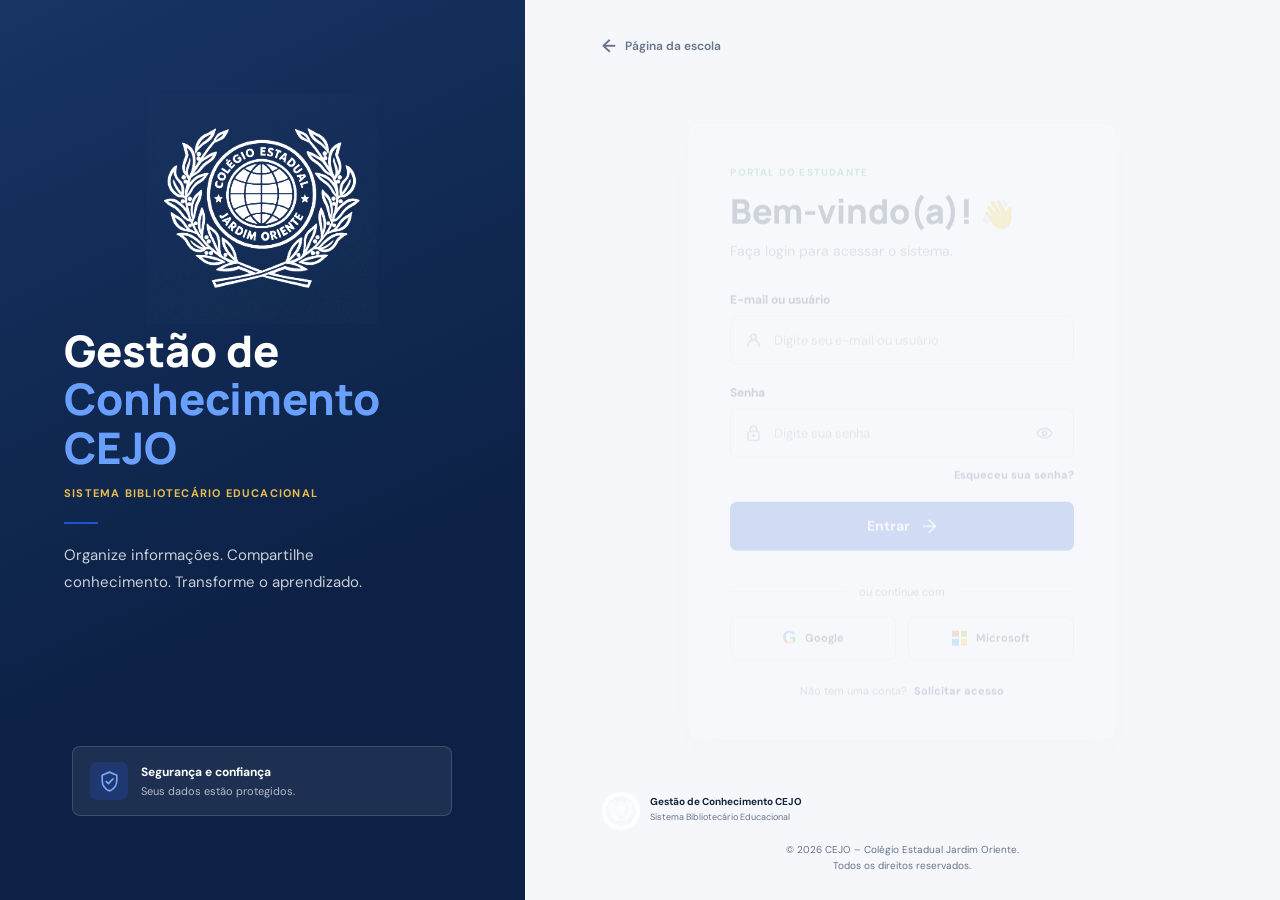
<file: Sistema-Biblioteca-CEJO/frontend/index.html>
<!DOCTYPE html>
<html lang="pt-BR">

<head>
    <meta charset="UTF-8" />
    <meta name="viewport" content="width=device-width, initial-scale=1.0" />
    <meta http-equiv="refresh" content="0; url=pages/login.html" />
    <meta name="theme-color" content="#f5f4ee" />
    <meta name="description" content="Conheça a Escola CEJO e acesse o portal da biblioteca." />
    <title>Entrar | Sistema Bibliotecário Educacional CEJO</title>
    <link rel="preconnect" href="https://fonts.googleapis.com" />
    <link rel="preconnect" href="https://fonts.gstatic.com" crossorigin />
    <link href="https://fonts.googleapis.com/css2?family=DM+Sans:wght@400;500;600;700&family=Lora:wght@500;600;700&display=swap" rel="stylesheet" />
    <link rel="stylesheet" href="css/style.css" />
</head>

<body>
    <header class="site-header">
        <a class="brand" href="index.html" aria-label="CEJO, inicio">
            <img src="./assets/brasao-branco.png" alt="Brasão da escola" />
            <span><strong>CEJO</strong><small>Escola</small></span>
        </a>

        <nav class="site-nav" aria-label="Navegacao principal">
            <a href="#escola">A escola</a>
            <a href="#cotidiano">Nosso cotidiano</a>
            <a href="#biblioteca">Biblioteca</a>
            <a href="pages/equipe.html">Equipe</a>
        </nav>

        <a class="header-cta" href="pages/login.html">Acessar portal <span aria-hidden="true">↗</span></a>
    </header>

    <main>
        <section class="hero" aria-labelledby="hero-title">
            <img class="hero-image" src="./assets/brasao-branco.png" alt="Brasão da escola" />
            <div class="hero-shade" aria-hidden="true"></div>
            <div class="hero-content">
                <p class="eyebrow">Escola CEJO <span></span> Aprender juntos</p>
                <h1 id="hero-title">Um lugar para<br />crescer e descobrir.</h1>
                <p class="hero-copy">Conhecimento, convívio e novas possibilidades fazem parte de cada jornada.</p>
                <a class="hero-link" href="#escola">Conheça a escola <span aria-hidden="true">↓</span></a>
            </div>
            <p class="hero-caption">Educação que aproxima pessoas e abre caminhos.</p>
        </section>

        <section class="school-section section-wrap" id="escola" aria-labelledby="school-title">
            <div class="section-label"><span>01</span> A escola</div>
            <div class="school-copy">
                <h2 id="school-title">Aprender vai muito além da sala de aula.</h2>
                <p>A CEJO é um espaço de encontro, curiosidade e desenvolvimento. Aqui, cada pessoa pode construir conhecimento, compartilhar ideias e descobrir novos caminhos.</p>
            </div>
            <p class="school-note">Uma comunidade escolar se fortalece quando cada voz tem espaço para participar.</p>
        </section>

        <section class="daily-section" id="cotidiano" aria-labelledby="daily-title">
            <div class="section-wrap">
                <div class="daily-heading">
                    <div class="section-label"><span>02</span> O que nos move</div>
                    <h2 id="daily-title">Pequenas descobertas.<br />Grandes possibilidades.</h2>
                </div>
                <div class="pillars">
                    <article class="pillar">
                        <span class="pillar-number">01</span>
                        <h3>Aprendizagem</h3>
                        <p>Perguntar, experimentar e aprender fazem parte de uma mesma jornada.</p>
                    </article>
                    <article class="pillar">
                        <span class="pillar-number">02</span>
                        <h3>Convivência</h3>
                        <p>Respeito e colaboração ajudam a criar um ambiente onde todos podem crescer.</p>
                    </article>
                    <article class="pillar">
                        <span class="pillar-number">03</span>
                        <h3>Leitura</h3>
                        <p>Um livro pode ser o começo de uma pergunta, uma ideia ou uma nova viagem.</p>
                    </article>
                </div>
            </div>
        </section>

        <section class="library-section" id="biblioteca" aria-labelledby="library-title">
            <div class="library-inner">
                <div>
                    <p class="eyebrow">Um mundo de histórias</p>
                    <h2 id="library-title">A próxima descoberta<br />pode estar na biblioteca.</h2>
                </div>
                <a class="library-link" href="pages/login.html">Ir para a biblioteca <span aria-hidden="true">↗</span></a>
            </div>
        </section>
    </main>

    <footer class="site-footer">
        <a class="footer-brand" href="index.html">CEJO <span>Escola</span></a>
        <p>Uma escola, muitas possibilidades.</p>
        <a href="pages/equipe.html">Equipe do projeto</a>
        <a href="pages/login.html">Portal da biblioteca</a>
    </footer>
</body>

</html>
</file>
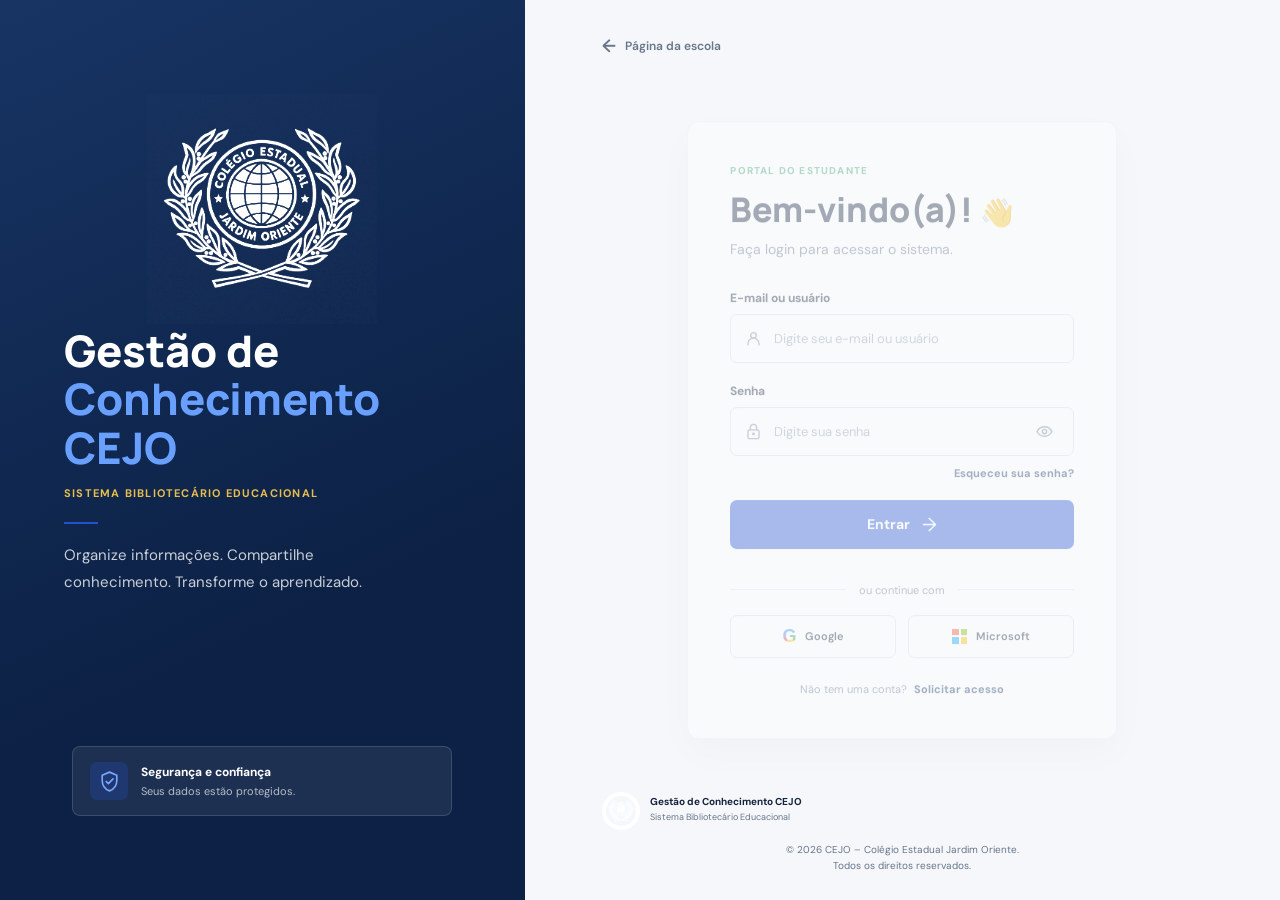
<file: Sistema-Biblioteca-CEJO/frontend/pages/index.html>
<!DOCTYPE html>
<html lang="pt-BR">

<head>
	<meta charset="UTF-8" />
	<meta name="viewport" content="width=device-width, initial-scale=1.0" />
	<meta http-equiv="refresh" content="0; url=login.html" />
	<title>Entrar | Sistema Bibliotecário Educacional CEJO</title>
</head>

<body>
	<p><a href="login.html">Abrir o sistema bibliotecário CEJO</a></p>
</body>

</html>
</file>
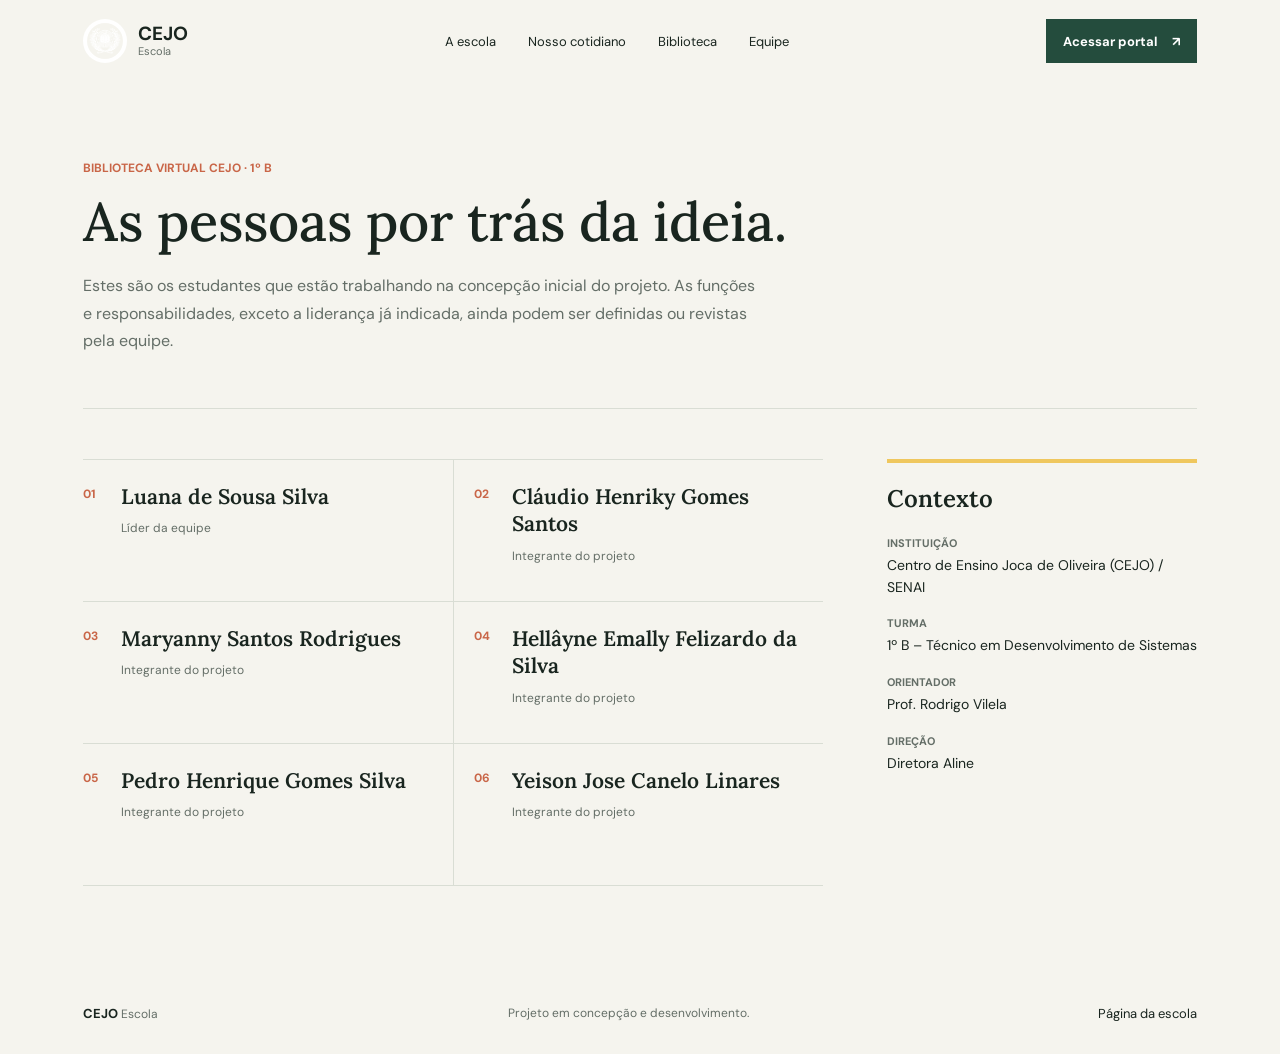
<file: Sistema-Biblioteca-CEJO/frontend/pages/equipe.html>
<!DOCTYPE html>
<html lang="pt-BR">

<head>
    <meta charset="UTF-8" />
    <meta name="viewport" content="width=device-width, initial-scale=1.0" />
    <meta name="theme-color" content="#f5f4ee" />
    <meta name="description" content="Conheca os estudantes que estao desenvolvendo a ideia inicial da Biblioteca Virtual CEJO." />
    <title>Equipe do Projeto | CEJO</title>
    <link rel="preconnect" href="https://fonts.googleapis.com" />
    <link rel="preconnect" href="https://fonts.gstatic.com" crossorigin />
    <link href="https://fonts.googleapis.com/css2?family=DM+Sans:wght@400;500;600;700&family=Lora:wght@500;600;700&display=swap" rel="stylesheet" />
    <link rel="stylesheet" href="../css/style.css" />
</head>

<body>
    <header class="site-header">
        <a class="brand" href="escola.html" aria-label="CEJO, inicio">
            <img src="../assets/brasao-branco.png" alt="Brasão da escola" />
            <span><strong>CEJO</strong><small>Escola</small></span>
        </a>

        <nav class="site-nav" aria-label="Navegacao principal">
            <a href="escola.html#escola">A escola</a>
            <a href="escola.html#cotidiano">Nosso cotidiano</a>
            <a href="escola.html#biblioteca">Biblioteca</a>
            <a href="equipe.html" aria-current="page">Equipe</a>
        </nav>

        <a class="header-cta" href="login.html">Acessar portal <span aria-hidden="true">↗</span></a>
    </header>

    <main>
        <section class="team-intro" aria-labelledby="team-title">
            <p class="team-kicker">Biblioteca Virtual CEJO · 1º B</p>
            <h1 id="team-title">As pessoas por trás da ideia.</h1>
            <p>Estes são os estudantes que estão trabalhando na concepção inicial do projeto. As funções e responsabilidades, exceto a liderança já indicada, ainda podem ser definidas ou revistas pela equipe.</p>
        </section>

        <section class="team-layout" aria-label="Integrantes e contexto do projeto">
            <ol class="team-list">
                <li class="team-member">
                    <span class="team-index">01</span>
                    <div>
                        <h2>Luana de Sousa Silva</h2>
                        <span class="team-role">Líder da equipe</span>
                    </div>
                </li>
                <li class="team-member">
                    <span class="team-index">02</span>
                    <div>
                        <h2>Cláudio Henriky Gomes Santos</h2>
                        <span class="team-role">Integrante do projeto</span>
                    </div>
                </li>
                <li class="team-member">
                    <span class="team-index">03</span>
                    <div>
                        <h2>Maryanny Santos Rodrigues</h2>
                        <span class="team-role">Integrante do projeto</span>
                    </div>
                </li>
                <li class="team-member">
                    <span class="team-index">04</span>
                    <div>
                        <h2>Hellâyne Emally Felizardo da Silva</h2>
                        <span class="team-role">Integrante do projeto</span>
                    </div>
                </li>
                <li class="team-member">
                    <span class="team-index">05</span>
                    <div>
                        <h2>Pedro Henrique Gomes Silva</h2>
                        <span class="team-role">Integrante do projeto</span>
                    </div>
                </li>
                <li class="team-member">
                    <span class="team-index">06</span>
                    <div>
                        <h2>Yeison Jose Canelo Linares</h2>
                        <span class="team-role">Integrante do projeto</span>
                    </div>
                </li>
            </ol>

            <aside class="team-context" aria-labelledby="project-context-title">
                <h2 id="project-context-title">Contexto</h2>
                <dl>
                    <dt>Instituição</dt>
                    <dd>Centro de Ensino Joca de Oliveira (CEJO) / SENAI</dd>
                    <dt>Turma</dt>
                    <dd>1º B – Técnico em Desenvolvimento de Sistemas</dd>
                    <dt>Orientador</dt>
                    <dd>Prof. Rodrigo Vilela</dd>
                    <dt>Direção</dt>
                    <dd>Diretora Aline</dd>
                </dl>
            </aside>
        </section>
    </main>

    <footer class="site-footer">
        <a class="footer-brand" href="escola.html">CEJO <span>Escola</span></a>
        <p>Projeto em concepção e desenvolvimento.</p>
        <a href="escola.html">Página da escola</a>
    </footer>
</body>

</html>
</file>
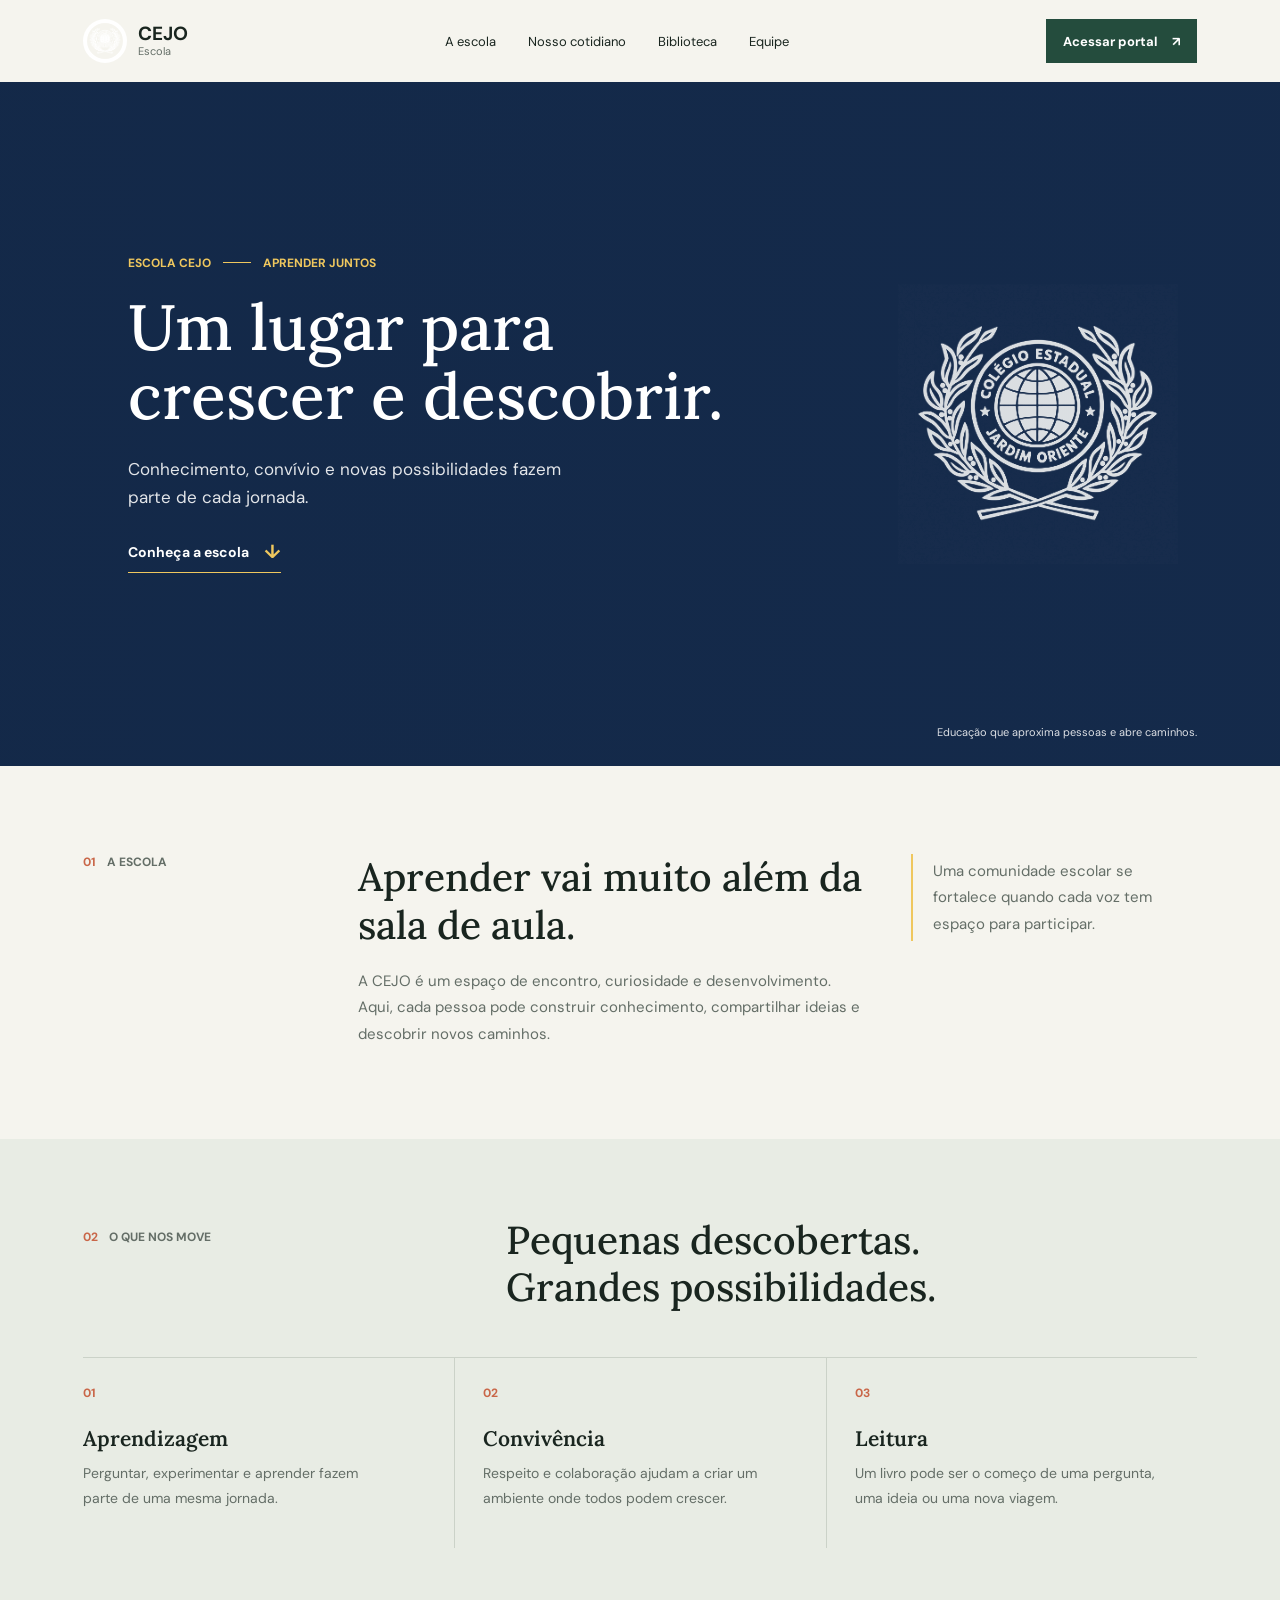
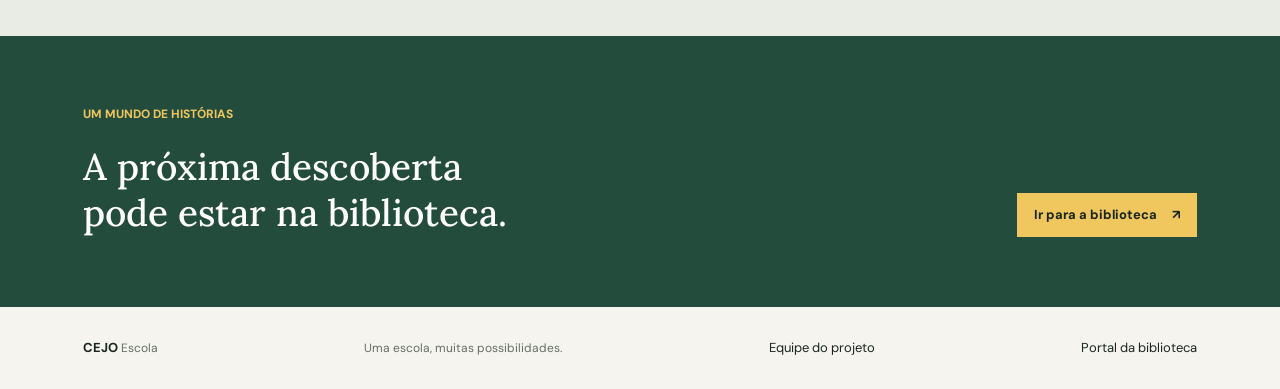
<file: Sistema-Biblioteca-CEJO/frontend/pages/escola.html>
<!DOCTYPE html>
<html lang="pt-BR">

<head>
    <meta charset="UTF-8" />
    <meta name="viewport" content="width=device-width, initial-scale=1.0" />
    <meta name="theme-color" content="#f5f4ee" />
    <meta name="description" content="Conheça a Escola CEJO e acesse o portal da biblioteca." />
    <title>CEJO | Escola e Comunidade</title>
    <link rel="preconnect" href="https://fonts.googleapis.com" />
    <link rel="preconnect" href="https://fonts.gstatic.com" crossorigin />
    <link href="https://fonts.googleapis.com/css2?family=DM+Sans:wght@400;500;600;700&family=Lora:wght@500;600;700&display=swap" rel="stylesheet" />
    <link rel="stylesheet" href="../css/style.css" />
</head>

<body>
    <header class="site-header">
        <a class="brand" href="escola.html" aria-label="CEJO, inicio">
            <img src="../assets/brasao-branco.png" alt="Brasão da escola" />
            <span><strong>CEJO</strong><small>Escola</small></span>
        </a>

        <nav class="site-nav" aria-label="Navegacao principal">
            <a href="#escola">A escola</a>
            <a href="#cotidiano">Nosso cotidiano</a>
            <a href="#biblioteca">Biblioteca</a>
            <a href="equipe.html">Equipe</a>
        </nav>

        <a class="header-cta" href="login.html">Acessar portal <span aria-hidden="true">↗</span></a>
    </header>

    <main>
        <section class="hero" aria-labelledby="hero-title">
            <img class="hero-image" src="../assets/brasao-branco.png" alt="Brasão da escola" />
            <div class="hero-shade" aria-hidden="true"></div>
            <div class="hero-content">
                <p class="eyebrow">Escola CEJO <span></span> Aprender juntos</p>
                <h1 id="hero-title">Um lugar para<br />crescer e descobrir.</h1>
                <p class="hero-copy">Conhecimento, convívio e novas possibilidades fazem parte de cada jornada.</p>
                <a class="hero-link" href="#escola">Conheça a escola <span aria-hidden="true">↓</span></a>
            </div>
            <p class="hero-caption">Educação que aproxima pessoas e abre caminhos.</p>
        </section>

        <section class="school-section section-wrap" id="escola" aria-labelledby="school-title">
            <div class="section-label"><span>01</span> A escola</div>
            <div class="school-copy">
                <h2 id="school-title">Aprender vai muito além da sala de aula.</h2>
                <p>A CEJO é um espaço de encontro, curiosidade e desenvolvimento. Aqui, cada pessoa pode construir conhecimento, compartilhar ideias e descobrir novos caminhos.</p>
            </div>
            <p class="school-note">Uma comunidade escolar se fortalece quando cada voz tem espaço para participar.</p>
        </section>

        <section class="daily-section" id="cotidiano" aria-labelledby="daily-title">
            <div class="section-wrap">
                <div class="daily-heading">
                    <div class="section-label"><span>02</span> O que nos move</div>
                    <h2 id="daily-title">Pequenas descobertas.<br />Grandes possibilidades.</h2>
                </div>
                <div class="pillars">
                    <article class="pillar">
                        <span class="pillar-number">01</span>
                        <h3>Aprendizagem</h3>
                        <p>Perguntar, experimentar e aprender fazem parte de uma mesma jornada.</p>
                    </article>
                    <article class="pillar">
                        <span class="pillar-number">02</span>
                        <h3>Convivência</h3>
                        <p>Respeito e colaboração ajudam a criar um ambiente onde todos podem crescer.</p>
                    </article>
                    <article class="pillar">
                        <span class="pillar-number">03</span>
                        <h3>Leitura</h3>
                        <p>Um livro pode ser o começo de uma pergunta, uma ideia ou uma nova viagem.</p>
                    </article>
                </div>
            </div>
        </section>

        <section class="library-section" id="biblioteca" aria-labelledby="library-title">
            <div class="library-inner">
                <div>
                    <p class="eyebrow">Um mundo de histórias</p>
                    <h2 id="library-title">A próxima descoberta<br />pode estar na biblioteca.</h2>
                </div>
                <a class="library-link" href="login.html">Ir para a biblioteca <span aria-hidden="true">↗</span></a>
            </div>
        </section>
    </main>

    <footer class="site-footer">
        <a class="footer-brand" href="escola.html">CEJO <span>Escola</span></a>
        <p>Uma escola, muitas possibilidades.</p>
        <a href="equipe.html">Equipe do projeto</a>
        <a href="login.html">Portal da biblioteca</a>
    </footer>
</body>

</html>
</file>
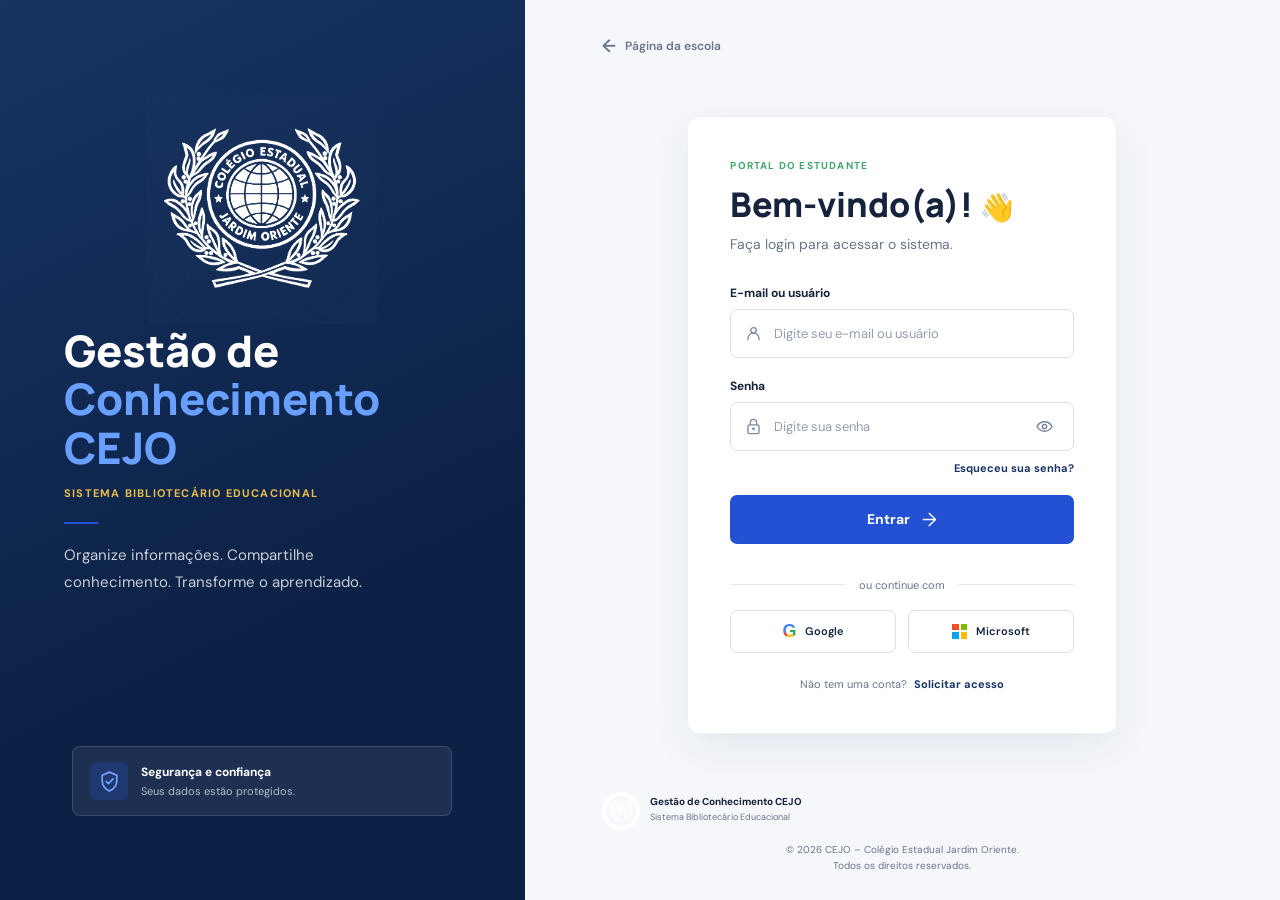
<file: Sistema-Biblioteca-CEJO/frontend/pages/login.html>
<!DOCTYPE html>
<html lang="pt-BR">

<head>
    <meta charset="UTF-8" />
    <meta name="viewport" content="width=device-width, initial-scale=1.0" />
    <meta name="theme-color" content="#0c2145" />
    <meta name="description" content="Acesse o Sistema Bibliotecário Educacional CEJO." />
    <title>Entrar | Sistema Bibliotecário Educacional CEJO</title>
    <link rel="preconnect" href="https://fonts.googleapis.com" />
    <link rel="preconnect" href="https://fonts.gstatic.com" crossorigin />
    <link href="https://fonts.googleapis.com/css2?family=DM+Sans:wght@400;500;600;700&family=Manrope:wght@500;600;700;800&display=swap" rel="stylesheet" />
    <link rel="stylesheet" href="../css/login.css" />
</head>

<body>
    <main class="login-layout">
        <section class="brand-panel" aria-labelledby="brand-title">
            <div class="brand-content">
                <a class="school-mark" href="escola.html" aria-label="Visitar a página da Escola CEJO">
                    <img src="../assets/brasao-branco.png" alt="Brasão da escola" />
                </a>

                <div class="brand-copy">
                    <h1 id="brand-title">Gestão de <span>Conhecimento CEJO</span></h1>
                    <p class="brand-kicker">Sistema Bibliotecário Educacional</p>
                    <p class="brand-description">Organize informações. Compartilhe conhecimento. Transforme o aprendizado.</p>
                </div>
            </div>

            <div class="trust-badge">
                <span class="trust-icon" aria-hidden="true">
                    <svg viewBox="0 0 24 24" fill="none">
                        <path d="M12 3 19 6v5c0 4.4-2.9 8.4-7 10-4.1-1.6-7-5.6-7-10V6l7-3Z" />
                        <path d="m8.8 12 2.1 2.1 4.5-4.6" />
                    </svg>
                </span>
                <span>
                    <strong>Segurança e confiança</strong>
                    <small>Seus dados estão protegidos.</small>
                </span>
            </div>
        </section>

        <section class="form-panel" aria-labelledby="welcome-title">
            <a class="home-link" href="escola.html"><span aria-hidden="true">←</span> Página da escola</a>

            <div class="form-content">
                <header class="form-header">
                    <p class="form-kicker">Portal do estudante</p>
                    <h2 id="welcome-title">Bem-vindo(a)! <span aria-hidden="true">👋</span></h2>
                    <p>Faça login para acessar o sistema.</p>
                </header>

                <form id="loginForm" novalidate>
                    <div class="field-group">
                        <label for="usuario">E-mail ou usuário</label>
                        <div class="input-wrap">
                            <svg class="field-icon" viewBox="0 0 24 24" fill="none" aria-hidden="true">
                                <circle cx="12" cy="8" r="3.5" />
                                <path d="M5 20v-1.4a7 7 0 0 1 14 0V20" />
                            </svg>
                            <input id="usuario" name="usuario" type="text" autocomplete="username" placeholder="Digite seu e-mail ou usuário" aria-describedby="mensagem" />
                        </div>
                    </div>

                    <div class="field-group">
                        <label for="senha">Senha</label>
                        <div class="input-wrap">
                            <svg class="field-icon" viewBox="0 0 24 24" fill="none" aria-hidden="true">
                                <rect x="5" y="10" width="14" height="11" rx="2" />
                                <path d="M8 10V7a4 4 0 1 1 8 0v3" />
                                <circle cx="12" cy="15" r="1" />
                            </svg>
                            <input id="senha" name="senha" type="password" autocomplete="current-password" placeholder="Digite sua senha" aria-describedby="mensagem" />
                            <button class="password-toggle" id="passwordToggle" type="button" aria-label="Mostrar senha" aria-pressed="false">
                                <svg class="eye-open" viewBox="0 0 24 24" fill="none" aria-hidden="true">
                                    <path d="M2.5 12s3.4-6 9.5-6 9.5 6 9.5 6-3.4 6-9.5 6-9.5-6-9.5-6Z" />
                                    <circle cx="12" cy="12" r="2.7" />
                                </svg>
                                <svg class="eye-closed" viewBox="0 0 24 24" fill="none" aria-hidden="true">
                                    <path d="m3 3 18 18M10.6 6.2A9.8 9.8 0 0 1 12 6c6.1 0 9.5 6 9.5 6a16 16 0 0 1-3.1 3.7M6.2 6.3C3.8 8 2.5 12 2.5 12s3.4 6 9.5 6c1 0 1.9-.2 2.7-.5" />
                                    <path d="M9.9 9.9a3 3 0 0 0 4.2 4.2" />
                                </svg>
                            </button>
                        </div>
                    </div>

                    <button class="text-action forgot-link" type="button" data-message="A recuperação de senha ainda não está disponível. Procure a coordenação da escola.">Esqueceu sua senha?</button>
                    <button class="submit-button" type="submit">Entrar <span aria-hidden="true">→</span></button>
                </form>

                <p id="mensagem" class="message" aria-live="polite" role="status"></p>

                <div class="divider" aria-hidden="true"><span>ou continue com</span></div>

                <div class="social-actions" aria-label="Outras formas de acesso">
                    <button class="social-button" type="button" data-message="O acesso com Google ainda não está configurado.">
                        <span class="google-mark" aria-hidden="true">G</span>
                        Google
                    </button>
                    <button class="social-button" type="button" data-message="O acesso com Microsoft ainda não está configurado.">
                        <span class="microsoft-mark" aria-hidden="true"><i></i><i></i><i></i><i></i></span>
                        Microsoft
                    </button>
                </div>

                <p class="access-request">Não tem uma conta? <button class="text-action" type="button" data-message="Para solicitar acesso, entre em contato com a coordenação da escola.">Solicitar acesso</button></p>
            </div>

            <footer class="form-footer">
                <img src="../assets/brasao-branco.png" alt="Brasão da escola" />
                <p><strong>Gestão de Conhecimento CEJO</strong><span>Sistema Bibliotecário Educacional</span></p>
                <small>© 2026 CEJO – Colégio Estadual Jardim Oriente.<br />Todos os direitos reservados.</small>
            </footer>
        </section>
    </main>

    <script src="../js/login.js"></script>
</body>

</html>
</file>
<file: Sistema-Biblioteca-CEJO/frontend/css/style.css>
:root {
  color-scheme: light;
  --paper: #f5f4ee;
  --ink: #19251f;
  --forest: #244c3d;
  --forest-deep: #17372e;
  --gold: #efc75e;
  --coral: #c96648;
  --muted: #646e67;
  --line: #d9ddd4;
  --display: "Lora", Georgia, serif;
  --body: "DM Sans", "Segoe UI", sans-serif;
}

* {
  box-sizing: border-box;
}

html {
  scroll-behavior: smooth;
}

body {
  margin: 0;
  background: var(--paper);
  color: var(--ink);
  font-family: var(--body);
  -webkit-font-smoothing: antialiased;
}

a {
  color: inherit;
}

.site-header {
  min-height: 82px;
  padding: 0 6.5%;
  display: flex;
  align-items: center;
  justify-content: space-between;
  gap: 28px;
  background: var(--paper);
}

.brand,
.brand span {
  display: flex;
}

.brand {
  align-items: center;
  gap: 11px;
  text-decoration: none;
}

.brand img {
  width: 44px;
  height: 44px;
  padding: 4px;
  border-radius: 50%;
  background: var(--forest-deep);
  object-fit: contain;
  filter: grayscale(1) invert(1) brightness(1.35);
  mix-blend-mode: screen;
}

.brand span {
  flex-direction: column;
  gap: 1px;
}

.brand strong {
  font-size: 19px;
  line-height: 1;
}

.brand small {
  color: var(--muted);
  font-size: 11px;
}

.site-nav {
  display: flex;
  align-items: center;
  gap: 32px;
}

.site-nav a,
.site-footer a {
  font-size: 13px;
  text-decoration: none;
}

.site-nav a:hover,
.site-footer a:hover {
  color: var(--coral);
}

.header-cta,
.library-link {
  min-height: 44px;
  padding: 0 17px;
  display: inline-flex;
  align-items: center;
  justify-content: center;
  gap: 15px;
  background: var(--forest);
  color: #fff;
  font-size: 13px;
  font-weight: 700;
  text-decoration: none;
  transition:
    background-color 160ms ease,
    transform 160ms ease;
}

.header-cta:hover,
.library-link:hover {
  background: var(--forest-deep);
  transform: translateY(-2px);
}

.hero {
  min-height: min(720px, 76svh);
  position: relative;
  display: flex;
  align-items: center;
  overflow: hidden;
  isolation: isolate;
  background: #152b4c;
  color: #fff;
}

.hero-image,
.hero-shade {
  position: absolute;
  inset: 0;
  width: 100%;
  height: 100%;
}

.hero-image {
  z-index: -2;
  inset: 50% 8% auto auto;
  width: min(22vw, 280px);
  height: auto;
  aspect-ratio: 1;
  object-fit: contain;
  opacity: 0.94;
  transform: translateY(-50%);
  filter: grayscale(1) invert(1) brightness(1.35)
    drop-shadow(0 18px 35px rgba(0, 0, 0, 0.2));
  mix-blend-mode: screen;
}

.hero-shade {
  z-index: -1;
  background: linear-gradient(
    90deg,
    rgba(12, 31, 57, 0.18),
    rgba(12, 31, 57, 0.08)
  );
}

.hero-content {
  width: min(620px, 59%);
  margin-left: 10%;
  padding: 80px 0 100px;
  animation: arrive 650ms ease-out both;
}

.eyebrow {
  margin: 0 0 22px;
  color: var(--gold);
  font-size: 12px;
  font-weight: 700;
  text-transform: uppercase;
}

.hero .eyebrow {
  display: flex;
  align-items: center;
  gap: 12px;
}

.hero .eyebrow span {
  width: 28px;
  height: 1px;
  background: var(--gold);
}

.hero h1 {
  max-width: 680px;
  margin: 0;
  font-family: var(--display);
  font-size: clamp(48px, 5vw, 68px);
  font-weight: 500;
  line-height: 1.08;
}

.hero-copy {
  max-width: 450px;
  margin: 24px 0 28px;
  color: rgba(255, 255, 255, 0.88);
  font-size: 17px;
  line-height: 1.65;
}

.hero-link {
  display: inline-flex;
  align-items: center;
  gap: 15px;
  padding-bottom: 8px;
  border-bottom: 1px solid var(--gold);
  color: #fff;
  font-size: 14px;
  font-weight: 700;
  text-decoration: none;
}

.hero-link span {
  color: var(--gold);
  font-size: 19px;
}

.hero-caption {
  position: absolute;
  right: 6.5%;
  bottom: 27px;
  margin: 0;
  color: rgba(255, 255, 255, 0.85);
  font-size: 11px;
}

.section-wrap {
  width: min(1120px, 87%);
  margin: 0 auto;
}

.school-section {
  display: grid;
  grid-template-columns: 0.72fr 1.6fr 0.9fr;
  align-items: start;
  gap: 46px;
  padding-top: 88px;
  padding-bottom: 92px;
}

.section-label {
  display: flex;
  align-items: center;
  gap: 11px;
  color: var(--muted);
  font-size: 12px;
  font-weight: 700;
  text-transform: uppercase;
}

.section-label span {
  color: var(--coral);
}

.school-copy h2,
.daily-heading h2,
.library-inner h2 {
  margin: 0;
  font-family: var(--display);
  font-weight: 500;
}

.school-copy h2 {
  max-width: 580px;
  font-size: 39px;
  line-height: 1.22;
}

.school-copy p,
.school-note,
.pillar p {
  color: var(--muted);
  font-size: 15px;
  line-height: 1.75;
}

.school-copy p {
  max-width: 590px;
  margin: 19px 0 0;
}

.school-note {
  margin: 0;
  padding: 4px 0 4px 20px;
  border-left: 2px solid var(--gold);
}

.daily-section {
  padding: 78px 0 88px;
  background: #e8ece4;
}

.daily-heading {
  display: flex;
  align-items: start;
  justify-content: space-between;
  gap: 30px;
  margin-bottom: 45px;
}

.daily-heading .section-label {
  padding-top: 12px;
}

.daily-heading h2 {
  width: 62%;
  font-size: 39px;
  line-height: 1.22;
}

.pillars {
  display: grid;
  grid-template-columns: repeat(3, 1fr);
  border-top: 1px solid #cbd2c8;
}

.pillar {
  min-height: 190px;
  padding: 23px 28px 0 0;
}

.pillar + .pillar {
  padding-left: 28px;
  border-left: 1px solid #cbd2c8;
}

.pillar-number {
  color: var(--coral);
  font-size: 12px;
  font-weight: 700;
}

.pillar h3 {
  margin: 23px 0 9px;
  font-family: var(--display);
  font-size: 21px;
  font-weight: 600;
}

.pillar p {
  max-width: 310px;
  margin: 0;
  font-size: 14px;
}

.library-section {
  padding: 70px 6.5%;
  background: var(--forest);
  color: #fff;
}

.library-inner {
  width: min(1120px, 100%);
  margin: 0 auto;
  display: flex;
  align-items: end;
  justify-content: space-between;
  gap: 35px;
}

.library-inner h2 {
  font-size: 37px;
  line-height: 1.25;
}

.library-link {
  flex-shrink: 0;
  background: var(--gold);
  color: var(--ink);
}

.library-link:hover {
  background: #f6d77f;
}

.site-footer {
  min-height: 82px;
  padding: 20px 6.5%;
  display: flex;
  align-items: center;
  justify-content: space-between;
  gap: 22px;
  background: var(--paper);
}

.footer-brand {
  font-size: 14px;
  font-weight: 700;
  text-decoration: none;
}

.footer-brand span,
.site-footer p {
  color: var(--muted);
  font-size: 12px;
  font-weight: 400;
}

.site-footer p {
  margin: 0;
}

.team-intro {
  width: min(1120px, 87%);
  margin: 0 auto;
  padding: 78px 0 54px;
  border-bottom: 1px solid var(--line);
  animation: arrive 550ms ease-out both;
}

.team-kicker {
  margin: 0 0 16px;
  color: var(--coral);
  font-size: 12px;
  font-weight: 700;
  text-transform: uppercase;
}

.team-intro h1 {
  max-width: 800px;
  margin: 0;
  font-family: var(--display);
  font-size: 54px;
  font-weight: 500;
  line-height: 1.12;
}

.team-intro > p:last-child {
  max-width: 680px;
  margin: 20px 0 0;
  color: var(--muted);
  font-size: 16px;
  line-height: 1.7;
}

.team-layout {
  width: min(1120px, 87%);
  margin: 0 auto;
  padding: 50px 0 86px;
  display: grid;
  grid-template-columns: minmax(0, 1.55fr) minmax(220px, 0.65fr);
  align-items: start;
  gap: 64px;
}

.team-list {
  margin: 0;
  padding: 0;
  display: grid;
  grid-template-columns: repeat(2, minmax(0, 1fr));
  border-top: 1px solid var(--line);
  list-style: none;
}

.team-member {
  min-width: 0;
  min-height: 142px;
  padding: 23px 18px 20px 0;
  display: grid;
  grid-template-columns: 30px minmax(0, 1fr);
  align-content: start;
  gap: 8px;
  border-bottom: 1px solid var(--line);
}

.team-member:nth-child(even) {
  padding-left: 20px;
  border-left: 1px solid var(--line);
}

.team-index {
  padding-top: 3px;
  color: var(--coral);
  font-size: 12px;
  font-weight: 700;
}

.team-member h2 {
  margin: 0;
  font-family: var(--display);
  font-size: 21px;
  font-weight: 600;
  line-height: 1.3;
  overflow-wrap: anywhere;
}

.team-role {
  display: block;
  margin-top: 9px;
  color: var(--muted);
  font-size: 12px;
  line-height: 1.5;
}

.team-context {
  padding-top: 20px;
  border-top: 4px solid var(--gold);
}

.team-context h2 {
  margin: 0 0 22px;
  font-family: var(--display);
  font-size: 24px;
  font-weight: 600;
}

.team-context dl {
  margin: 0;
}

.team-context dt {
  margin-top: 18px;
  color: var(--muted);
  font-size: 11px;
  font-weight: 700;
  text-transform: uppercase;
}

.team-context dd {
  margin: 5px 0 0;
  font-size: 14px;
  line-height: 1.55;
}

@keyframes arrive {
  from {
    opacity: 0;
    transform: translateY(16px);
  }

  to {
    opacity: 1;
    transform: translateY(0);
  }
}

@media (max-width: 760px) {
  .site-header {
    min-height: 74px;
    padding: 12px 5%;
    flex-wrap: wrap;
    gap: 12px 18px;
  }

  .brand img {
    width: 38px;
    height: 38px;
  }

  .site-nav {
    order: 3;
    filter: grayscale(1) invert(1) brightness(1.35);
    mix-blend-mode: screen;
    width: 100%;
    justify-content: space-between;
    flex-wrap: wrap;
    gap: 12px;
    padding-top: 9px;
    border-top: 1px solid var(--line);
  }

  .site-nav a {
    font-size: 12px;
  }

  .header-cta {
    min-height: 39px;
    padding: 0 12px;
    font-size: 12px;
  }

  .hero {
    min-height: 61svh;
  }

  .hero-shade {
    background: linear-gradient(
      90deg,
      rgba(12, 31, 57, 0.25),
      rgba(12, 31, 57, 0.4)
    );
  }

  .hero-image {
    inset: auto 5% 38px auto;
    width: 128px;
    transform: none;
    opacity: 0.2;
  }

  .hero-content {
    width: 88%;
    margin-left: 6%;
    padding: 62px 0 78px;
  }

  .hero h1 {
    font-size: 43px;
  }

  .hero-copy {
    max-width: 380px;
    font-size: 15px;
  }

  .hero-caption {
    right: 6%;
    bottom: 16px;
    max-width: 70%;
    font-size: 10px;
    text-align: right;
  }

  .section-wrap {
    width: 88%;
  }

  .school-section {
    grid-template-columns: 1fr;
    gap: 22px;
    padding-top: 52px;
    padding-bottom: 56px;
  }

  .school-copy h2,
  .daily-heading h2 {
    font-size: 32px;
  }

  .school-note {
    max-width: 420px;
  }

  .daily-section {
    padding: 54px 0 58px;
  }

  .daily-heading {
    flex-direction: column;
    gap: 20px;
    margin-bottom: 30px;
  }

  .daily-heading h2 {
    width: 100%;
  }

  .pillars {
    grid-template-columns: 1fr;
  }

  .pillar,
  .pillar + .pillar {
    min-height: 0;
    padding: 20px 0;
    border-left: 0;
  }

  .pillar + .pillar {
    border-top: 1px solid #cbd2c8;
  }

  .pillar h3 {
    margin-top: 12px;
  }

  .library-section {
    padding: 49px 6%;
  }

  .library-inner {
    align-items: start;
    flex-direction: column;
    gap: 25px;
  }

  .library-inner h2 {
    font-size: 30px;
  }

  .site-footer {
    padding: 20px 6%;
    flex-wrap: wrap;
  }

  .team-intro,
  .team-layout {
    width: 88%;
  }

  .team-intro {
    padding: 54px 0 38px;
  }

  .team-intro h1 {
    font-size: 38px;
  }

  .team-intro > p:last-child {
    font-size: 14px;
  }

  .team-layout {
    grid-template-columns: 1fr;
    gap: 38px;
    padding: 36px 0 58px;
  }

  .team-list {
    grid-template-columns: 1fr;
  }

  .team-member,
  .team-member:nth-child(even) {
    min-height: 0;
    padding: 20px 0;
    border-left: 0;
  }

  .team-member h2 {
    font-size: 20px;
  }
}

@media (prefers-reduced-motion: reduce) {
  *,
  *::before,
  *::after {
    scroll-behavior: auto !important;
    animation-duration: 0.01ms !important;
    animation-iteration-count: 1 !important;
    transition-duration: 0.01ms !important;
  }
}
</file>
<file: Sistema-Biblioteca-CEJO/frontend/css/login.css>
:root {
  color-scheme: light;
  --cejo-navy: #0c2145;
  --cejo-navy-soft: #173463;
  --goias-blue: #2451d4;
  --goias-blue-hover: #1b42b6;
  --goias-green: #42a66b;
  --goias-yellow: #e8bd4c;
  --white: #ffffff;
  --surface: #f5f7fb;
  --line: #d9dfeb;
  --text: #16233c;
  --muted: #68758a;
  --danger: #b42318;
  --body: "DM Sans", "Segoe UI", sans-serif;
  --display: "Manrope", "Segoe UI", sans-serif;
}

* {
  box-sizing: border-box;
}

body {
  min-width: 320px;
  min-height: 100vh;
  margin: 0;
  background: var(--surface);
  color: var(--text);
  font-family: var(--body);
  -webkit-font-smoothing: antialiased;
}

button,
input {
  font: inherit;
}

button,
a {
  -webkit-tap-highlight-color: transparent;
}

.login-layout {
  min-height: 100vh;
  display: grid;
  grid-template-columns: minmax(0, 0.82fr) minmax(0, 1.18fr);
}

.brand-panel {
  min-height: 100vh;
  padding: 48px clamp(32px, 5vw, 76px) 38px;
  display: flex;
  flex-direction: column;
  justify-content: space-between;
  gap: 60px;
  overflow: hidden;
  background: linear-gradient(155deg, #173463 0%, var(--cejo-navy) 66%);
  color: var(--white);
}

.brand-content {
  width: min(100%, 470px);
  margin: auto;
}

.school-mark {
  width: 230px;
  height: 205px;
  margin: 0 auto 28px;
  display: grid;
  place-items: center;
}

.school-mark img {
  width: 100%;
  height: 100%;
  object-fit: contain;
  filter: grayscale(1) invert(1) brightness(1.35);
  mix-blend-mode: screen;
}

.brand-kicker {
  margin: 12px 0 0;
  color: var(--goias-yellow);
  font-size: 11px;
  font-weight: 700;
  letter-spacing: 0.11em;
  line-height: 1.6;
  text-transform: uppercase;
}

.brand-copy h1 {
  max-width: 420px;
  margin: 0;
  font-family: var(--display);
  font-size: clamp(26px, 3.4vw, 46px);
  font-weight: 800;
  line-height: 1.12;
  overflow-wrap: anywhere;
}

.brand-copy h1 span {
  color: #69a0ff;
}

.brand-description {
  max-width: 360px;
  margin: 20px 0 0;
  color: rgba(255, 255, 255, 0.78);
  font-size: 15px;
  line-height: 1.75;
}

.brand-description::before {
  width: 34px;
  height: 2px;
  margin-bottom: 18px;
  display: block;
  background: var(--goias-blue);
  content: "";
}

.trust-badge {
  width: min(100%, 380px);
  margin: auto;
  padding: 15px 17px;
  display: flex;
  align-items: center;
  gap: 13px;
  border: 1px solid rgba(255, 255, 255, 0.14);
  border-radius: 8px;
  background: rgba(255, 255, 255, 0.07);
}

.trust-icon {
  width: 38px;
  height: 38px;
  flex: 0 0 38px;
  display: grid;
  place-items: center;
  border-radius: 7px;
  background: rgba(36, 81, 212, 0.22);
  color: #78a6ff;
}

.trust-icon svg {
  width: 25px;
  height: 25px;
  stroke: currentColor;
  stroke-linecap: round;
  stroke-linejoin: round;
  stroke-width: 1.6;
}

.trust-badge strong,
.trust-badge small {
  display: block;
}

.trust-badge strong {
  font-size: 12px;
  font-weight: 700;
}

.trust-badge small {
  margin-top: 4px;
  color: rgba(255, 255, 255, 0.67);
  font-size: 11px;
}

.form-panel {
  min-height: 100vh;
  padding: 34px clamp(28px, 6vw, 90px) 26px;
  display: flex;
  flex-direction: column;
  align-items: center;
  justify-content: space-between;
  background: var(--surface);
}

.home-link {
  align-self: flex-start;
  display: inline-flex;
  align-items: center;
  gap: 9px;
  color: var(--muted);
  font-size: 12px;
  font-weight: 600;
  text-decoration: none;
}

.home-link:hover {
  color: var(--goias-blue);
}

.home-link span {
  font-size: 18px;
}

.form-content {
  width: min(100%, 430px);
  margin: 0 auto;
  padding: clamp(28px, 4vw, 42px);
  border: 1px solid #edf0f5;
  border-radius: 12px;
  background: var(--white);
  box-shadow: 0 14px 42px rgba(20, 39, 75, 0.07);
  animation: enter 480ms ease-out both;
}

.form-header {
  margin-bottom: 30px;
}

.form-kicker {
  margin: 0 0 12px;
  color: var(--goias-green);
  font-size: 10px;
  font-weight: 700;
  letter-spacing: 0.12em;
  text-transform: uppercase;
}

.form-header h2 {
  margin: 0;
  font-family: var(--display);
  font-size: clamp(27px, 3vw, 34px);
  font-weight: 800;
  letter-spacing: 0;
  line-height: 1.2;
}

.form-header h2 span {
  font-family: var(--body);
  font-size: 0.8em;
}

.form-header > p:last-child {
  margin: 9px 0 0;
  color: var(--muted);
  font-size: 14px;
  line-height: 1.5;
}

#loginForm {
  display: flex;
  flex-direction: column;
}

.field-group + .field-group {
  margin-top: 20px;
}

.field-group label {
  margin-bottom: 8px;
  display: block;
  color: var(--text);
  font-size: 12px;
  font-weight: 700;
}

.input-wrap {
  min-height: 49px;
  display: flex;
  align-items: center;
  gap: 11px;
  padding: 0 13px;
  border: 1px solid var(--line);
  border-radius: 7px;
  background: var(--white);
  transition:
    border-color 160ms ease,
    box-shadow 160ms ease;
}

.input-wrap:focus-within {
  border-color: var(--goias-blue);
  box-shadow: 0 0 0 3px rgba(36, 81, 212, 0.12);
}

.field-icon {
  width: 19px;
  height: 19px;
  flex: 0 0 19px;
  stroke: #7f8ba0;
  stroke-linecap: round;
  stroke-linejoin: round;
  stroke-width: 1.7;
}

.input-wrap input {
  width: 100%;
  min-width: 0;
  height: 47px;
  padding: 0;
  border: 0;
  outline: 0;
  background: transparent;
  color: var(--text);
  font-size: 13px;
}

.input-wrap input::placeholder {
  color: #929daf;
  opacity: 1;
}

.password-toggle {
  width: 32px;
  height: 36px;
  flex: 0 0 32px;
  padding: 7px;
  display: grid;
  place-items: center;
  border: 0;
  border-radius: 5px;
  background: transparent;
  color: #718098;
  cursor: pointer;
}

.password-toggle:hover {
  background: #f0f3f9;
  color: var(--cejo-navy);
}

.password-toggle svg {
  width: 19px;
  height: 19px;
  stroke: currentColor;
  stroke-linecap: round;
  stroke-linejoin: round;
  stroke-width: 1.7;
}

.eye-closed,
.password-toggle[aria-pressed="true"] .eye-open {
  display: none;
}

.password-toggle[aria-pressed="true"] .eye-closed {
  display: block;
}

.text-action {
  padding: 0;
  border: 0;
  background: none;
  color: var(--cejo-navy-soft);
  font-size: 11px;
  font-weight: 700;
  cursor: pointer;
}

.text-action:hover {
  color: var(--goias-blue);
  text-decoration: underline;
  text-underline-offset: 3px;
}

.forgot-link {
  align-self: flex-end;
  margin: 10px 0 20px;
}

.submit-button {
  min-height: 49px;
  padding: 0 18px;
  display: flex;
  align-items: center;
  justify-content: center;
  gap: 12px;
  border: 0;
  border-radius: 7px;
  background: var(--goias-blue);
  color: var(--white);
  font-size: 14px;
  font-weight: 700;
  cursor: pointer;
  transition:
    background-color 160ms ease,
    transform 160ms ease,
    box-shadow 160ms ease;
}

.submit-button:hover {
  transform: translateY(-1px);
  background: var(--goias-blue-hover);
  box-shadow: 0 7px 16px rgba(36, 81, 212, 0.2);
}

.submit-button:active {
  transform: translateY(0);
}

.submit-button span {
  font-size: 19px;
  font-weight: 400;
}

.message {
  min-height: 18px;
  margin: 12px 0 0;
  color: var(--muted);
  font-size: 11px;
  line-height: 1.5;
}

.message.error {
  color: var(--danger);
}

.message.info {
  color: var(--cejo-navy-soft);
}

.divider {
  margin: 4px 0 18px;
  display: flex;
  align-items: center;
  gap: 13px;
  color: var(--muted);
  font-size: 11px;
  white-space: nowrap;
}

.divider::before,
.divider::after {
  height: 1px;
  flex: 1;
  background: #e3e7ee;
  content: "";
}

.social-actions {
  display: grid;
  grid-template-columns: 1fr 1fr;
  gap: 12px;
}

.social-button {
  min-width: 0;
  min-height: 43px;
  padding: 0 10px;
  display: inline-flex;
  align-items: center;
  justify-content: center;
  gap: 9px;
  border: 1px solid var(--line);
  border-radius: 7px;
  background: var(--white);
  color: var(--text);
  font-size: 11px;
  font-weight: 600;
  cursor: pointer;
  transition:
    border-color 160ms ease,
    background-color 160ms ease;
}

.social-button:hover {
  border-color: #aebbd1;
  background: #fafbfe;
}

.google-mark {
  font-family: Arial, sans-serif;
  font-size: 18px;
  font-weight: 700;
  background: conic-gradient(
    from -45deg,
    #4285f4 0 25%,
    #34a853 25% 48%,
    #fbbc05 48% 70%,
    #ea4335 70% 84%,
    #4285f4 84%
  );
  background-clip: text;
  -webkit-text-fill-color: transparent;
}

.microsoft-mark {
  width: 15px;
  height: 15px;
  display: grid;
  grid-template-columns: 1fr 1fr;
  grid-template-rows: 1fr 1fr;
  gap: 2px;
}

.microsoft-mark i:nth-child(1) {
  background: #f25022;
}
.microsoft-mark i:nth-child(2) {
  background: #7fba00;
}
.microsoft-mark i:nth-child(3) {
  background: #00a4ef;
}
.microsoft-mark i:nth-child(4) {
  background: #ffb900;
}

.access-request {
  margin: 24px 0 0;
  color: var(--muted);
  font-size: 11px;
  text-align: center;
}

.access-request .text-action {
  margin-left: 4px;
}

.form-footer {
  width: 100%;
  display: grid;
  grid-template-columns: 38px 1fr;
  justify-content: center;
  column-gap: 10px;
  row-gap: 12px;
  text-align: left;
}

.form-footer > img {
  width: 38px;
  height: 38px;
  grid-row: 1;
  padding: 4px;
  border-radius: 50%;
  background: var(--cejo-navy);
  object-fit: contain;
  filter: grayscale(1) invert(1) brightness(1.35);
  mix-blend-mode: screen;
}

.form-footer p {
  margin: 3px 0 0;
  grid-column: 2;
}

.form-footer strong,
.form-footer p span {
  display: block;
}

.form-footer strong {
  font-size: 10px;
}

.form-footer p span {
  margin-top: 3px;
  color: var(--muted);
  font-size: 9px;
}

.form-footer > small {
  grid-column: 1 / -1;
  color: var(--muted);
  font-size: 10px;
  line-height: 1.6;
  text-align: center;
}

:focus-visible {
  outline: 3px solid rgba(36, 81, 212, 0.35);
  outline-offset: 3px;
}

@keyframes enter {
  from {
    opacity: 0;
    transform: translateY(8px);
  }
  to {
    opacity: 1;
    transform: translateY(0);
  }
}

@media (max-width: 900px) {
  .login-layout {
    grid-template-columns: minmax(0, 0.82fr) minmax(0, 1.18fr);
  }

  .brand-panel {
    padding-inline: 32px;
  }

  .brand-kicker {
    font-size: 10px;
    letter-spacing: 0.07em;
  }

  .brand-copy h1 {
    font-size: clamp(23px, 3vw, 30px);
  }

  .form-panel {
    padding-inline: 34px;
  }
}

@media (max-width: 720px) {
  .login-layout {
    grid-template-columns: 1fr;
  }

  .brand-panel {
    min-height: auto;
    padding: 28px 7% 26px;
    gap: 26px;
  }

  .brand-content {
    display: grid;
    grid-template-columns: 66px minmax(0, 1fr);
    align-items: center;
    gap: 18px;
  }

  .school-mark {
    width: 64px;
    height: 64px;
    margin: 0;
  }

  .school-mark img {
    width: 100%;
    height: 100%;
  }

  .brand-kicker {
    margin-bottom: 8px;
    font-size: 9px;
  }

  .brand-copy h1 {
    font-size: clamp(22px, 6vw, 31px);
  }

  .brand-description {
    display: none;
  }

  .trust-badge {
    width: 100%;
    margin: 0;
    padding: 10px 12px;
  }

  .trust-icon {
    width: 32px;
    height: 32px;
    flex-basis: 32px;
  }

  .trust-icon svg {
    width: 22px;
    height: 22px;
  }

  .form-panel {
    min-height: auto;
    padding: 22px 6% 24px;
  }

  .form-content {
    width: min(100%, 460px);
    margin: 22px auto 28px;
    padding: clamp(24px, 7vw, 36px);
  }

  .form-footer {
    width: min(100%, 460px);
  }
}

@media (max-width: 380px) {
  .brand-panel {
    padding-inline: 20px;
  }

  .brand-content {
    grid-template-columns: 54px minmax(0, 1fr);
    gap: 13px;
  }

  .school-mark {
    width: 54px;
    height: 54px;
  }

  .school-mark img {
    width: 100%;
    height: 100%;
  }

  .form-panel {
    padding-inline: 16px;
  }

  .form-content {
    padding: 23px 19px;
  }

  .social-actions {
    gap: 8px;
  }
}

@media (prefers-reduced-motion: reduce) {
  *,
  *::before,
  *::after {
    scroll-behavior: auto !important;
    animation-duration: 0.01ms !important;
    animation-iteration-count: 1 !important;
    transition-duration: 0.01ms !important;
  }
}
</file>
